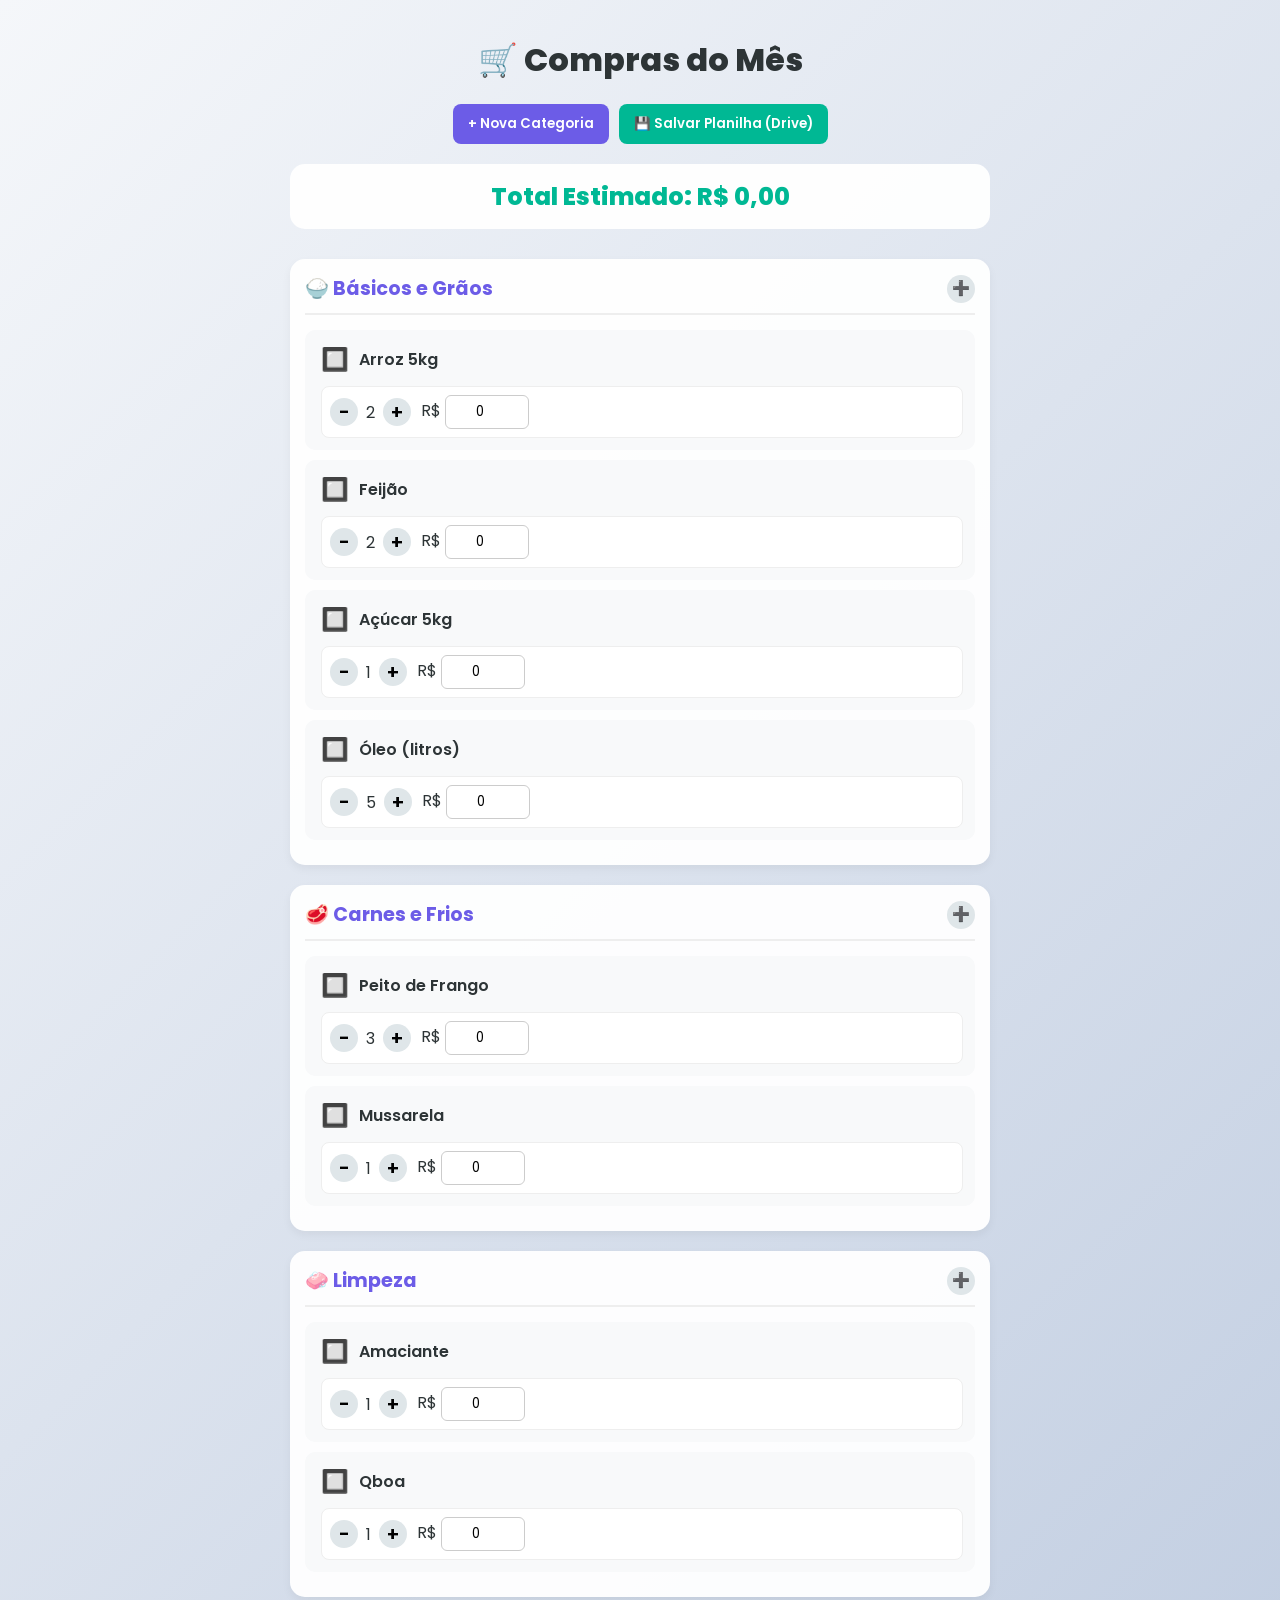
<file: lista compras.html>
<!DOCTYPE html>
<html lang="pt-BR">
<head>
<meta charset="UTF-8">
<meta name="viewport" content="width=device-width, initial-scale=1.0">
<title>Lista de Compras</title>
<style>
  @import url('https://fonts.googleapis.com/css2?family=Poppins:wght@400;600;800&display=swap');

  :root {
    --bg-gradient: linear-gradient(135deg, #f5f7fa 0%, #c3cfe2 100%);
    --card-bg: rgba(255, 255, 255, 0.95);
    --text-main: #2d3436;
    --success: #00b894;
    --accent: #6c5ce7;
  }

  body {
    font-family: 'Poppins', sans-serif;
    background: var(--bg-gradient);
    min-height: 100vh;
    margin: 0;
    padding: 15px;
    color: var(--text-main);
  }

  #app-container {
    max-width: 700px;
    margin: 0 auto;
  }

  /* Título reduzido em 20% (de 2.5rem para 2.0rem) */
  h1 {
    text-align: center;
    font-weight: 800;
    color: #2d3436;
    font-size: 2.0rem; 
    margin-bottom: 20px;
  }

  .painel-controle {
    display: flex;
    flex-wrap: wrap;
    gap: 10px;
    margin-bottom: 20px;
    justify-content: center;
  }

  button {
    font-family: 'Poppins', sans-serif;
    border: none;
    border-radius: 8px;
    padding: 10px 15px;
    font-weight: 600;
    cursor: pointer;
    transition: transform 0.2s, opacity 0.2s;
  }

  button:active { transform: scale(0.95); }
  
  .btn-add { background: var(--accent); color: white; }
  .btn-export { background: var(--success); color: white; }
  
  .categoria {
    background: var(--card-bg);
    border-radius: 15px;
    padding: 15px;
    margin-bottom: 20px;
    box-shadow: 0 4px 10px rgba(0,0,0,0.05);
  }

  .categoria-header {
    display: flex;
    justify-content: space-between;
    align-items: center;
    margin-bottom: 15px;
    border-bottom: 2px solid #eee;
    padding-bottom: 10px;
  }

  .categoria-header h2 {
    margin: 0;
    font-size: 1.2rem;
    color: var(--accent);
  }

  .item-row {
    background: #f8f9fa;
    border-radius: 10px;
    padding: 12px;
    margin-bottom: 10px;
    display: flex;
    flex-direction: column;
    gap: 10px;
    border-left: 4px solid transparent;
    transition: all 0.3s ease;
  }

  .item-row.marcado {
    background: #e0f8e9;
    border-left: 4px solid var(--success);
    opacity: 0.8;
  }

  .item-nome-linha {
    display: flex;
    align-items: center;
    gap: 10px;
    font-weight: 600;
    cursor: pointer;
  }

  .item-row.marcado .nome-texto {
    text-decoration: line-through;
    color: #636e72;
  }

  .checkbox-custom {
    font-size: 1.4rem;
  }

  .item-controles {
    display: flex;
    align-items: center;
    gap: 10px;
    flex-wrap: wrap;
    background: white;
    padding: 8px;
    border-radius: 8px;
    border: 1px solid #eee;
  }

  .controle-qtde {
    display: flex;
    align-items: center;
    gap: 8px;
  }

  .btn-circle {
    width: 28px;
    height: 28px;
    border-radius: 50%;
    background: #dfe6e9;
    display: flex;
    justify-content: center;
    align-items: center;
    font-size: 1.2rem;
    padding: 0;
  }

  input[type="number"], input[type="text"] {
    font-family: 'Poppins', sans-serif;
    border: 1px solid #ccc;
    border-radius: 6px;
    padding: 6px;
    text-align: center;
  }

  .input-preco {
    width: 70px;
  }

  .total-geral {
    text-align: center;
    font-size: 1.5rem;
    font-weight: 800;
    background: var(--card-bg);
    padding: 15px;
    border-radius: 15px;
    margin-bottom: 30px;
    color: var(--success);
  }

</style>
</head>
<body>

  <div id="app-container">
    <h1>🛒 Compras do Mês</h1>
    
    <div class="painel-controle">
      <button class="btn-add" onclick="adicionarCategoria()">+ Nova Categoria</button>
      <button class="btn-export" onclick="exportarPlanilha()">💾 Salvar Planilha (Drive)</button>
    </div>

    <div class="total-geral" id="display-total">
      Total Estimado: R$ 0,00
    </div>

    <div id="lista-container"></div>
  </div>

<script>
  // Dados iniciais (só carregam na primeira vez, depois usa o localStorage)
  const dadosIniciais = [
    {
      id: 1, nome: "🍚 Básicos e Grãos", itens: [
        { id: 101, nome: "Arroz 5kg", qtde: 2, preco: 0, checado: false },
        { id: 102, nome: "Feijão", qtde: 2, preco: 0, checado: false },
        { id: 103, nome: "Açúcar 5kg", qtde: 1, preco: 0, checado: false },
        { id: 104, nome: "Óleo (litros)", qtde: 5, preco: 0, checado: false }
      ]
    },
    {
      id: 2, nome: "🥩 Carnes e Frios", itens: [
        { id: 201, nome: "Peito de Frango", qtde: 3, preco: 0, checado: false },
        { id: 202, nome: "Mussarela", qtde: 1, preco: 0, checado: false }
      ]
    },
    {
      id: 3, nome: "🧼 Limpeza", itens: [
        { id: 301, nome: "Amaciante", qtde: 1, preco: 0, checado: false },
        { id: 302, nome: "Qboa", qtde: 1, preco: 0, checado: false }
      ]
    }
  ];

  let listaCompras = JSON.parse(localStorage.getItem('listaComprasIrandy')) || dadosIniciais;

  function salvarDados() {
    localStorage.setItem('listaComprasIrandy', JSON.stringify(listaCompras));
    renderizarLista();
  }

  function renderizarLista() {
    const container = document.getElementById('lista-container');
    container.innerHTML = '';
    let totalGeral = 0;

    listaCompras.forEach((categoria, catIndex) => {
      const catDiv = document.createElement('div');
      catDiv.className = 'categoria';
      
      let htmlItens = '';
      categoria.itens.forEach((item, itemIndex) => {
        totalGeral += (item.qtde * item.preco);
        const iconeCheck = item.checado ? '✅' : '🔲';
        const classeMarcado = item.checado ? 'marcado' : '';

        htmlItens += `
          <div class="item-row ${classeMarcado}">
            <div class="item-nome-linha" onclick="alternarCheck(${catIndex}, ${itemIndex})">
              <span class="checkbox-custom">${iconeCheck}</span>
              <span class="nome-texto">${item.nome}</span>
            </div>
            <div class="item-controles">
              <div class="controle-qtde">
                <button class="btn-circle" onclick="alterarQtde(${catIndex}, ${itemIndex}, -1)">-</button>
                <span>${item.qtde}</span>
                <button class="btn-circle" onclick="alterarQtde(${catIndex}, ${itemIndex}, 1)">+</button>
              </div>
              <div class="controle-preco">
                R$ <input type="number" class="input-preco" step="0.01" value="${item.preco}" 
                     onchange="alterarPreco(${catIndex}, ${itemIndex}, this.value)">
              </div>
            </div>
          </div>
        `;
      });

      catDiv.innerHTML = `
        <div class="categoria-header">
          <h2>${categoria.nome}</h2>
          <button class="btn-circle" style="font-size:0.9rem;" onclick="adicionarProduto(${catIndex})">➕</button>
        </div>
        <div>${htmlItens}</div>
      `;
      container.appendChild(catDiv);
    });

    document.getElementById('display-total').innerText = `Total Estimado: R$ ${totalGeral.toFixed(2).replace('.', ',')}`;
  }

  function alternarCheck(catIndex, itemIndex) {
    listaCompras[catIndex].itens[itemIndex].checado = !listaCompras[catIndex].itens[itemIndex].checado;
    salvarDados();
  }

  function alterarQtde(catIndex, itemIndex, valor) {
    let novaQtde = listaCompras[catIndex].itens[itemIndex].qtde + valor;
    if (novaQtde < 1) novaQtde = 1;
    listaCompras[catIndex].itens[itemIndex].qtde = novaQtde;
    salvarDados();
  }

  function alterarPreco(catIndex, itemIndex, valor) {
    let preco = parseFloat(valor);
    listaCompras[catIndex].itens[itemIndex].preco = isNaN(preco) ? 0 : preco;
    salvarDados();
  }

  function adicionarCategoria() {
    const nome = prompt("Digite o nome da nova categoria:");
    if (nome) {
      listaCompras.push({ id: Date.now(), nome: nome, itens: [] });
      salvarDados();
    }
  }

  function adicionarProduto(catIndex) {
    const nome = prompt("Digite o nome do produto:");
    if (nome) {
      listaCompras[catIndex].itens.push({
        id: Date.now(), nome: nome, qtde: 1, preco: 0, checado: false
      });
      salvarDados();
    }
  }

  function exportarPlanilha() {
    let csv = 'Categoria,Produto,Quantidade,Preco Unitario,Subtotal\n';
    let totalGeral = 0;
    
    listaCompras.forEach(categoria => {
      categoria.itens.forEach(item => {
        let subtotal = item.qtde * item.preco;
        totalGeral += subtotal;
        csv += `"${categoria.nome}","${item.nome}",${item.qtde},${item.preco.toFixed(2)},${subtotal.toFixed(2)}\n`;
      });
    });
    
    csv += `,,,TOTAL,${totalGeral.toFixed(2)}\n`;

    const blob = new Blob([csv], { type: 'text/csv;charset=utf-8;' });
    const url = URL.createObjectURL(blob);
    const link = document.createElement("a");
    
    link.setAttribute("href", url);
    link.setAttribute("download", "lista_compras_mes.csv");
    document.body.appendChild(link);
    link.click();
    document.body.removeChild(link);
  }

  // Inicializa o app
  renderizarLista();
</script>

</body>
</html>
</file>
